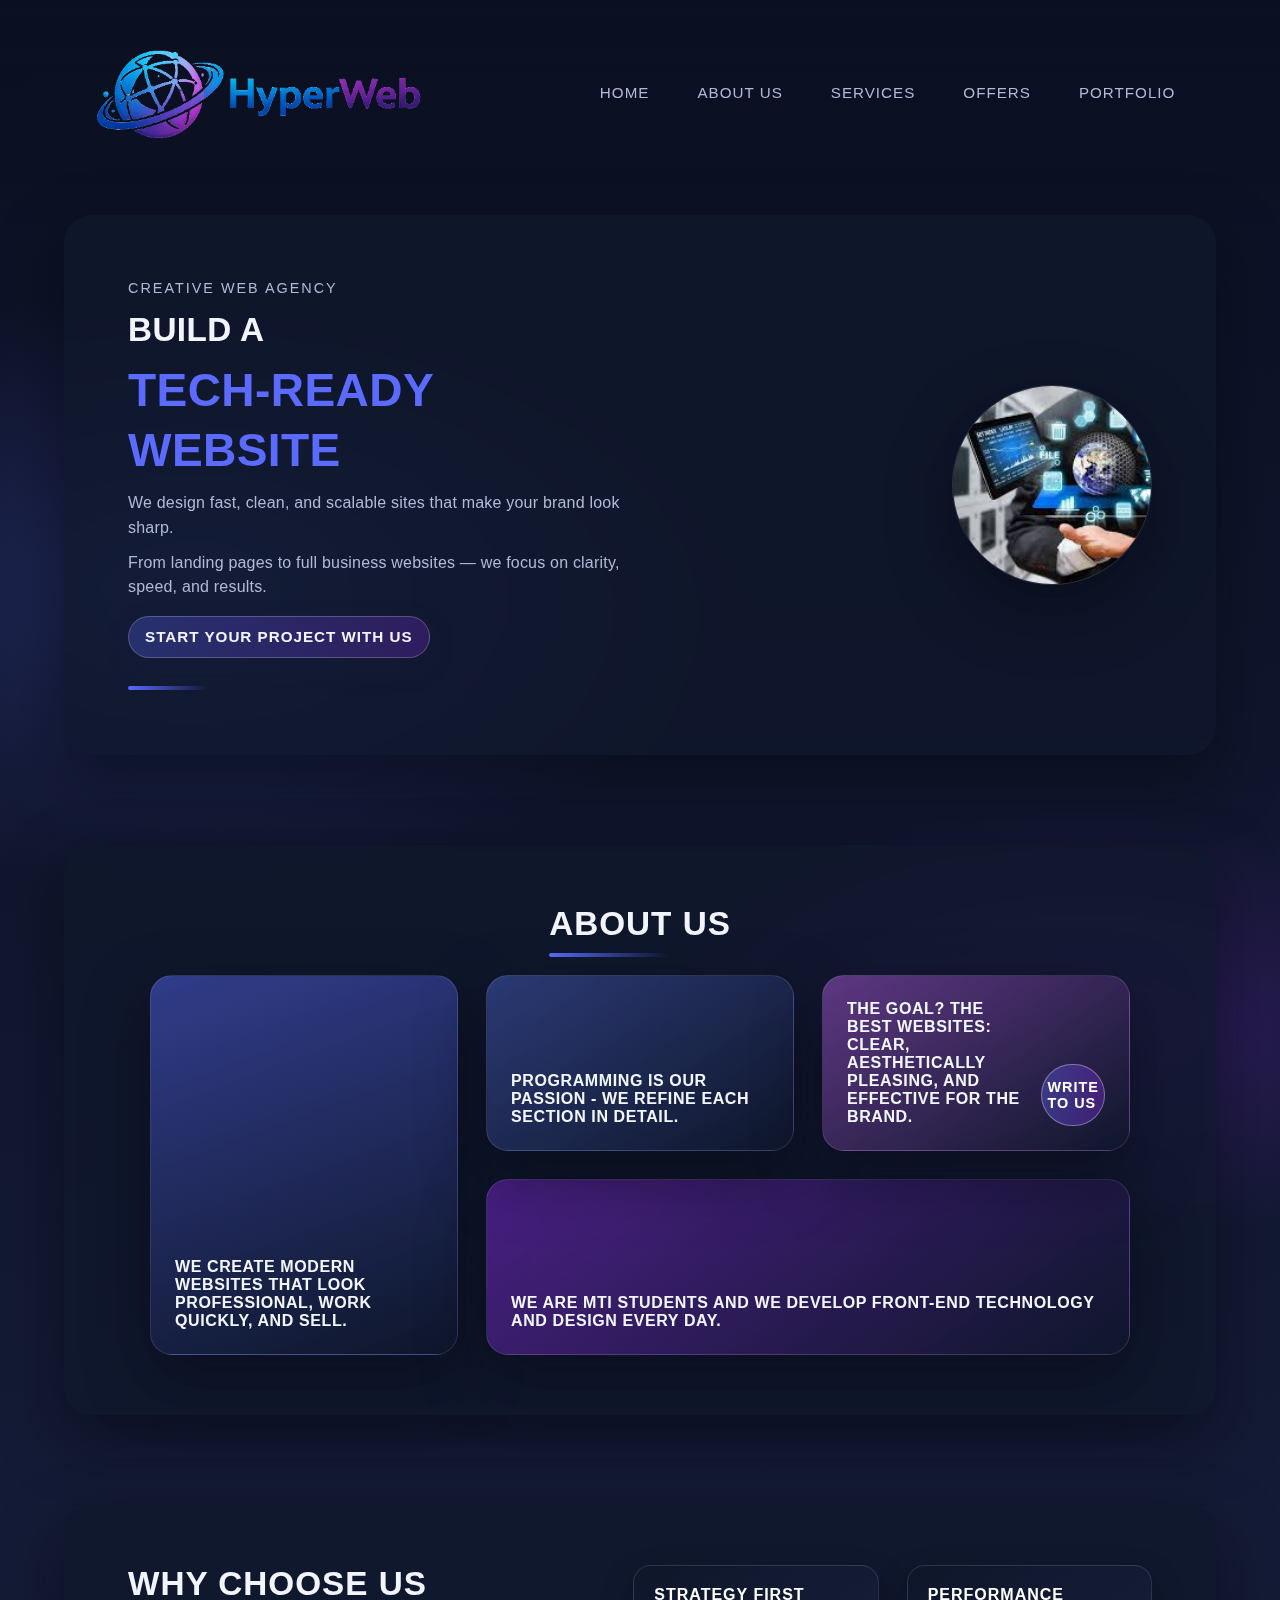
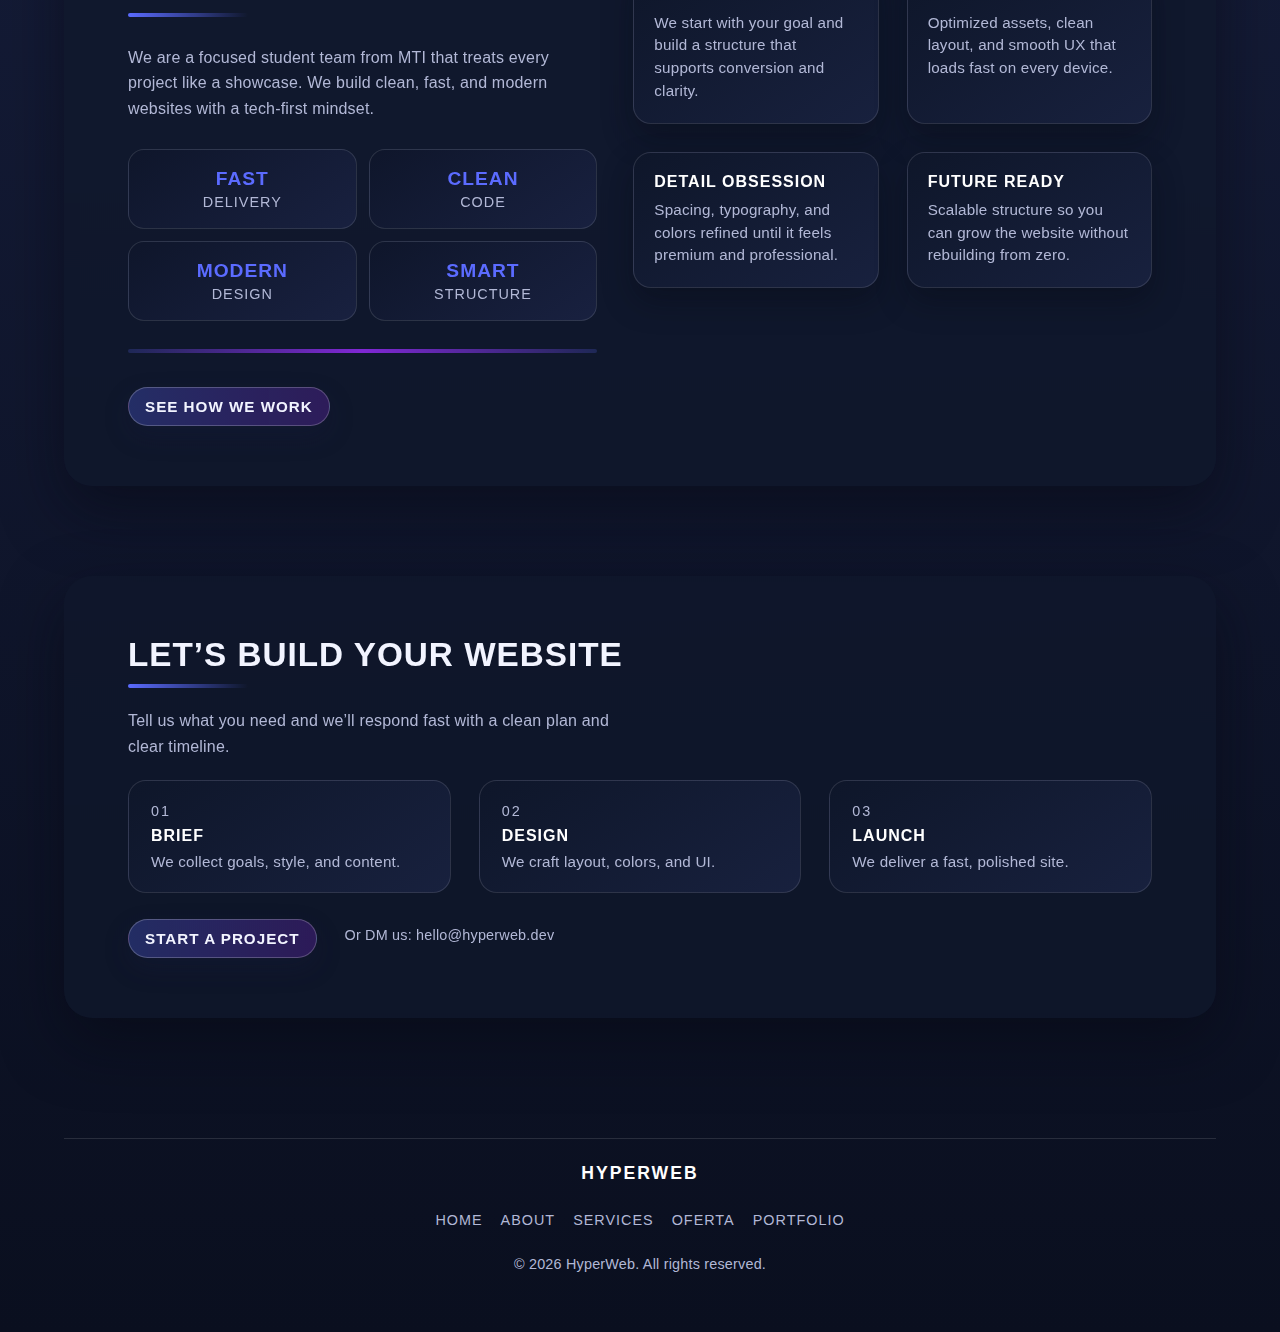
<file: index.html>
<!DOCTYPE html>
<html lang="en">
<head>
    <meta charset="UTF-8">
    <meta name="viewport" content="width=device-width, initial-scale=1.0">
    <title>HyperWeb</title>
    <link rel="stylesheet" href="style.css">
    <link rel="icon" type="image/x-icon" href="favicon.png">
</head>
<body>
    <header>
        <img src="LogoHyperWeb.png">

    <nav>
        <a href="index.html">Home</a>
        <a href="about.html">About Us</a>
        <a href="services.html">Services</a>
        <a href="oferta.html">Offers</a>
        <a href="portfolio.html">Portfolio</a>
    </nav>
    </header>
    <main>
        <section class="Hero">
            <img src="221.png" alt="zdjecie">
            <p class="hero-text">
                <span class="hero-eyebrow">Creative Web Agency</span>
                <span class="hero-line hero-line-1">Build a</span>
                <span class="hero-line hero-line-2">Tech‑Ready Website</span>
                <span class="hero-sub">We design fast, clean, and scalable sites that make your brand look sharp.</span>
                <span class="hero-sub">From landing pages to full business websites — we focus on clarity, speed, and results.</span>
                <a class="hero-cta" href="#">Start your project with us</a>
            </p>
        </section>
        <section class="s-about">
            <h2 class="section-title">About Us</h2>
            <section class="bento-card">
                <div class="card card1">We create modern websites that look professional, work quickly, and sell.</div>
                <div class="card card2">We are MTI students and we develop front-end technology and design every day.</div>
                <div class="card card3">Programming is our passion - we refine each section in detail.</div>
                <div class="card card4">
                    <span>The goal? The best websites: clear, aesthetically pleasing, and effective for the brand.</span>
                    <a class="card-cta" href="#contact">Write to us</a>
                </div>
            </section>
        </section>
        <section class="s-why-us">
            <div class="why-intro">
                <h2 class="section-title">Why Choose Us</h2>
                <p class="section-lead">We are a focused student team from MTI that treats every project like a showcase. We build clean, fast, and modern websites with a tech-first mindset.</p>
                <div class="why-stats">
                    <div class="stat">
                        <span class="stat-num">Fast</span>
                        <span class="stat-label">Delivery</span>
                    </div>
                    <div class="stat">
                        <span class="stat-num">Clean</span>
                        <span class="stat-label">Code</span>
                    </div>
                    <div class="stat">
                        <span class="stat-num">Modern</span>
                        <span class="stat-label">Design</span>
                    </div>
                    <div class="stat">
                        <span class="stat-num">Smart</span>
                        <span class="stat-label">Structure</span>
                    </div>
                </div>
                <div class="why-underline"></div>
                <a class="why-cta hero-cta" href="#">See how we work</a>
            </div>
            <div class="why-grid">
                <article class="why-card">
                    <h3>Strategy First</h3>
                    <p>We start with your goal and build a structure that supports conversion and clarity.</p>
                </article>
                <article class="why-card">
                    <h3>Performance</h3>
                    <p>Optimized assets, clean layout, and smooth UX that loads fast on every device.</p>
                </article>
                <article class="why-card">
                    <h3>Detail Obsession</h3>
                    <p>Spacing, typography, and colors refined until it feels premium and professional.</p>
                </article>
                <article class="why-card">
                    <h3>Future Ready</h3>
                    <p>Scalable structure so you can grow the website without rebuilding from zero.</p>
                </article>
            </div>
        </section>
        <section class="s-contact" id="contact">
            <div class="contact-content">
                <h2 class="section-title">Let’s Build Your Website</h2>
                <p class="section-lead">Tell us what you need and we’ll respond fast with a clean plan and clear timeline.</p>
                <div class="process">
                    <div class="process-step">
                        <span class="step-num">01</span>
                        <span class="step-title">Brief</span>
                        <span class="step-text">We collect goals, style, and content.</span>
                    </div>
                    <div class="process-step">
                        <span class="step-num">02</span>
                        <span class="step-title">Design</span>
                        <span class="step-text">We craft layout, colors, and UI.</span>
                    </div>
                    <div class="process-step">
                        <span class="step-num">03</span>
                        <span class="step-title">Launch</span>
                        <span class="step-text">We deliver a fast, polished site.</span>
                    </div>
                </div>
                <div class="contact-cta">
                    <a class="hero-cta" href="#">Start a project</a>
                    <span class="contact-note">Or DM us: hello@hyperweb.dev</span>
                </div>
            </div>
        </section>
    </main>
    <footer>
        <div class="footer-inner">
            <div class="footer-brand">HyperWeb</div>
            <div class="footer-links">
                <a href="index.html">Home</a>
                <a href="about.html">About</a>
                <a href="services.html">Services</a>
                <a href="oferta.html">Oferta</a>
                <a href="portfolio.html">Portfolio</a>
            </div>
            <div class="footer-meta">© 2026 HyperWeb. All rights reserved.</div>
        </div>
    </footer>
</body>
</html>
</file>
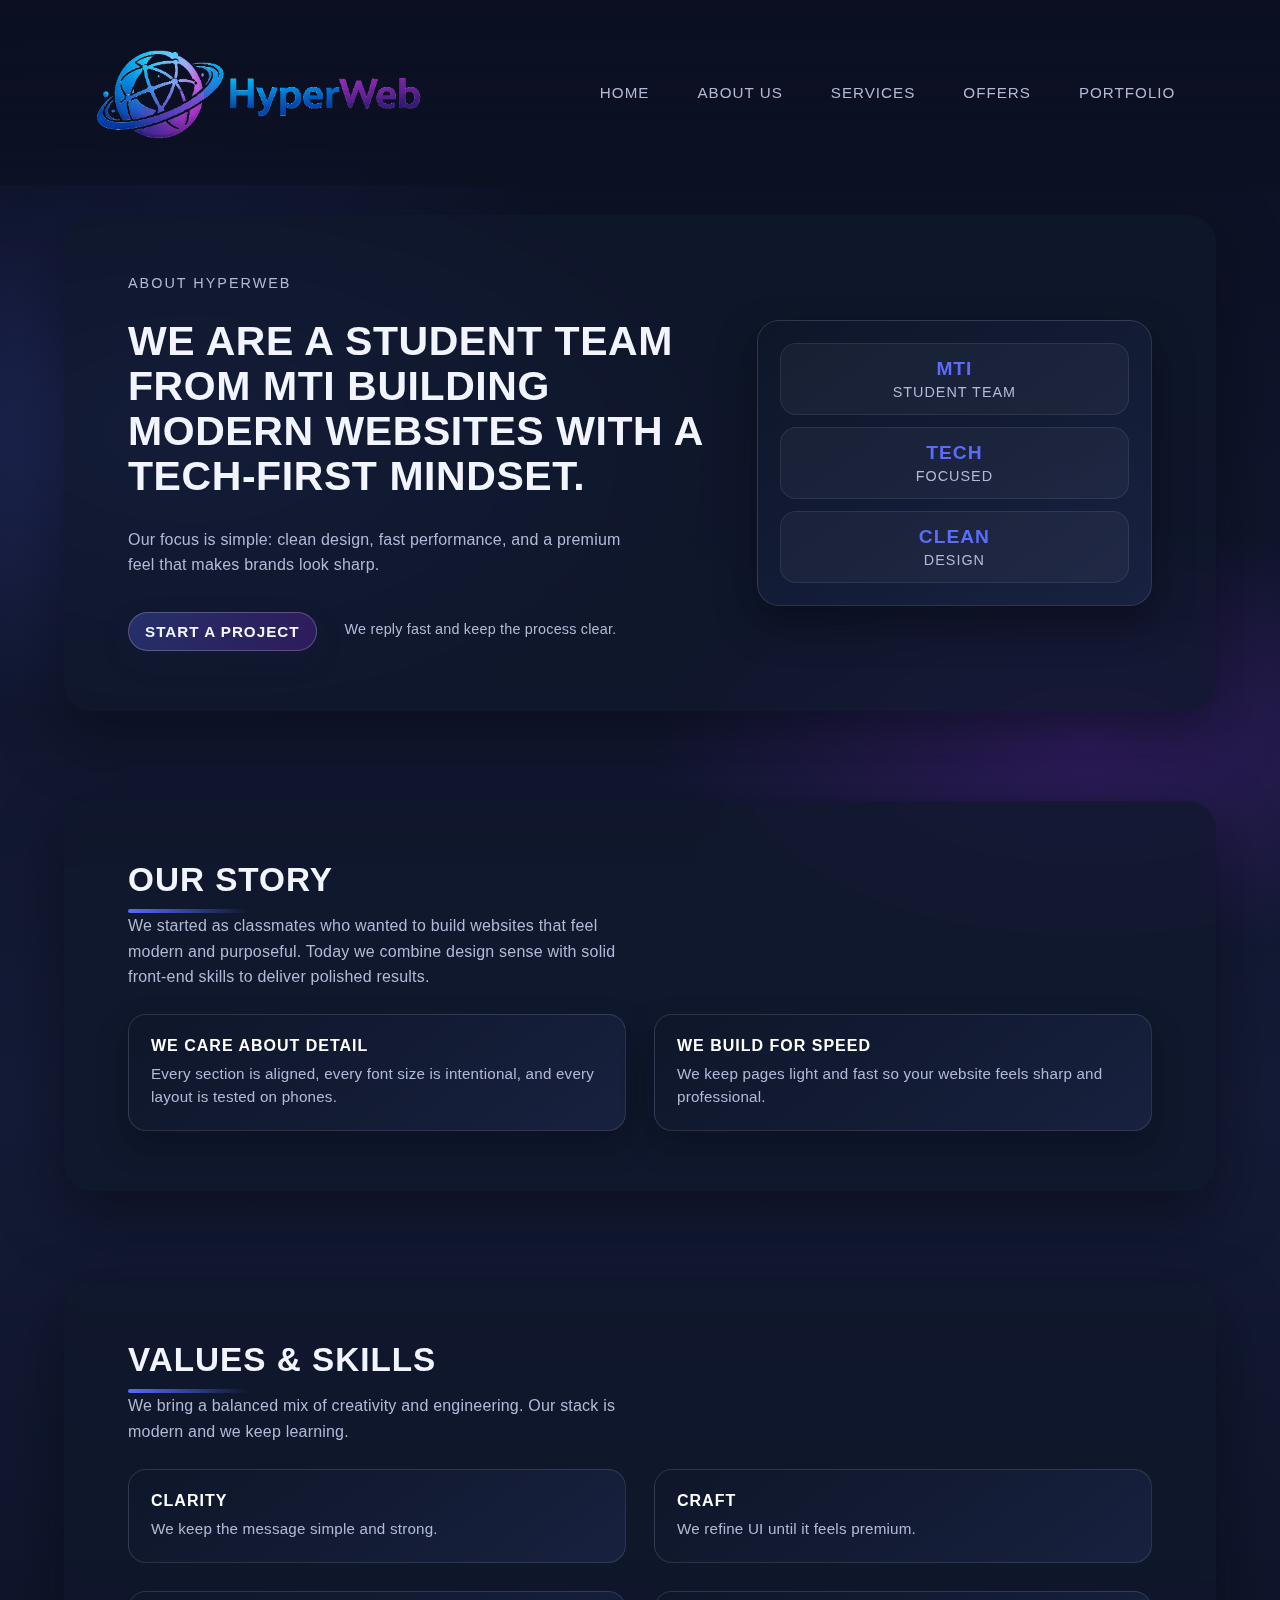
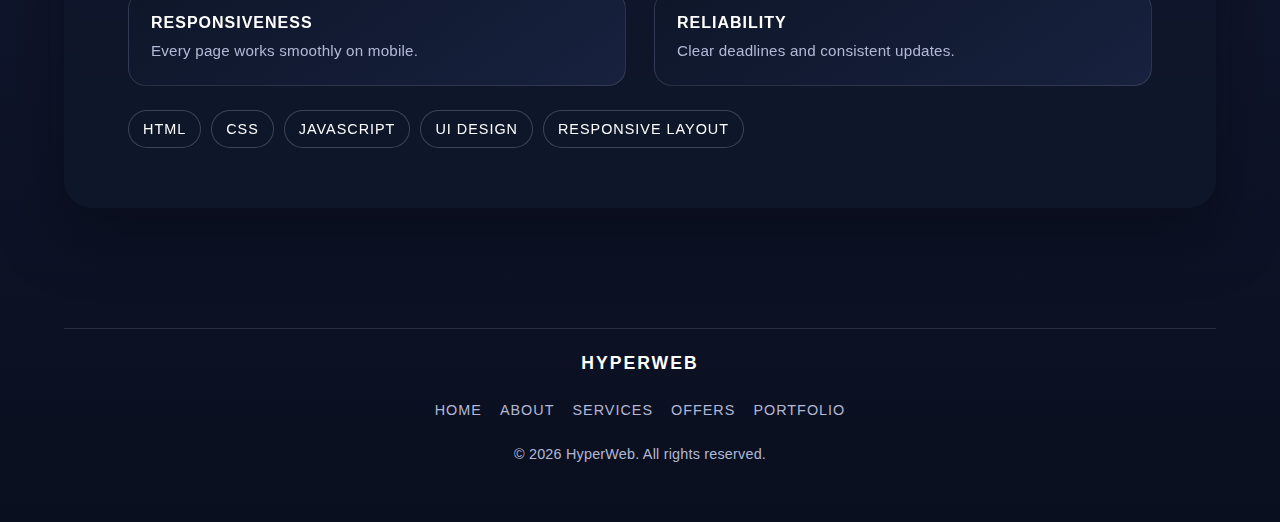
<file: about.html>
<!DOCTYPE html>
<html lang="en">
<head>
    <meta charset="UTF-8">
    <meta name="viewport" content="width=device-width, initial-scale=1.0">
    <title>About Us - HyperWeb</title>
    <link rel="stylesheet" href="style.css">
    <link rel="icon" type="image/x-icon" href="favicon.png">
</head>
<body>
    <header>
        <img src='LogoHyperWeb.png'>
        <nav>
            <a href="index.html">Home</a>
            <a href="about.html">About Us</a>
            <a href="services.html">Services</a>
            <a href="oferta.html">Offers</a>
            <a href="portfolio.html">Portfolio</a>
        </nav>
    </header>
    <main>
        <section class="about-hero">
            <div class="about-hero-text">
                <span class="hero-eyebrow">About HyperWeb</span>
                <h1 class="about-title">We are a student team from MTI building modern websites with a tech-first mindset.</h1>
                <p class="section-lead">Our focus is simple: clean design, fast performance, and a premium feel that makes brands look sharp.</p>
                <div class="about-cta-row">
                    <a class="hero-cta" href="#">Start a project</a>
                    <span class="about-note">We reply fast and keep the process clear.</span>
                </div>
            </div>
            <div class="about-hero-card">
                <div class="about-hero-stat">
                    <span class="stat-num">MTI</span>
                    <span class="stat-label">Student Team</span>
                </div>
                <div class="about-hero-stat">
                    <span class="stat-num">Tech</span>
                    <span class="stat-label">Focused</span>
                </div>
                <div class="about-hero-stat">
                    <span class="stat-num">Clean</span>
                    <span class="stat-label">Design</span>
                </div>
            </div>
        </section>

        <section class="about-story">
            <div>
                <h2 class="section-title">Our Story</h2>
                <p class="section-lead">We started as classmates who wanted to build websites that feel modern and purposeful. Today we combine design sense with solid front-end skills to deliver polished results.</p>
            </div>
            <div class="about-highlights">
                <div class="highlight-card">
                    <h3>We Care About Detail</h3>
                    <p>Every section is aligned, every font size is intentional, and every layout is tested on phones.</p>
                </div>
                <div class="highlight-card">
                    <h3>We Build for Speed</h3>
                    <p>We keep pages light and fast so your website feels sharp and professional.</p>
                </div>
            </div>
        </section>

        <section class="about-values">
            <div>
                <h2 class="section-title">Values & Skills</h2>
                <p class="section-lead">We bring a balanced mix of creativity and engineering. Our stack is modern and we keep learning.</p>
            </div>
            <div class="values-grid">
                <article class="value-card">
                    <h3>Clarity</h3>
                    <p>We keep the message simple and strong.</p>
                </article>
                <article class="value-card">
                    <h3>Craft</h3>
                    <p>We refine UI until it feels premium.</p>
                </article>
                <article class="value-card">
                    <h3>Responsiveness</h3>
                    <p>Every page works smoothly on mobile.</p>
                </article>
                <article class="value-card">
                    <h3>Reliability</h3>
                    <p>Clear deadlines and consistent updates.</p>
                </article>
            </div>
            <div class="tech-stack">
                <span>HTML</span>
                <span>CSS</span>
                <span>JavaScript</span>
                <span>UI Design</span>
                <span>Responsive Layout</span>
            </div>
        </section>
    </main>
    <footer>
        <div class="footer-inner">
            <div class="footer-brand">HyperWeb</div>
            <div class="footer-links">
                <a href="index.html">Home</a>
                <a href="about.html">About</a>
                <a href="services.html">Services</a>
                <a href="oferta.html">Offers</a>
                <a href="portfolio.html">Portfolio</a>
            </div>
            <div class="footer-meta">© 2026 HyperWeb. All rights reserved.</div>
        </div>
    </footer>
</body>
</html>
</file>
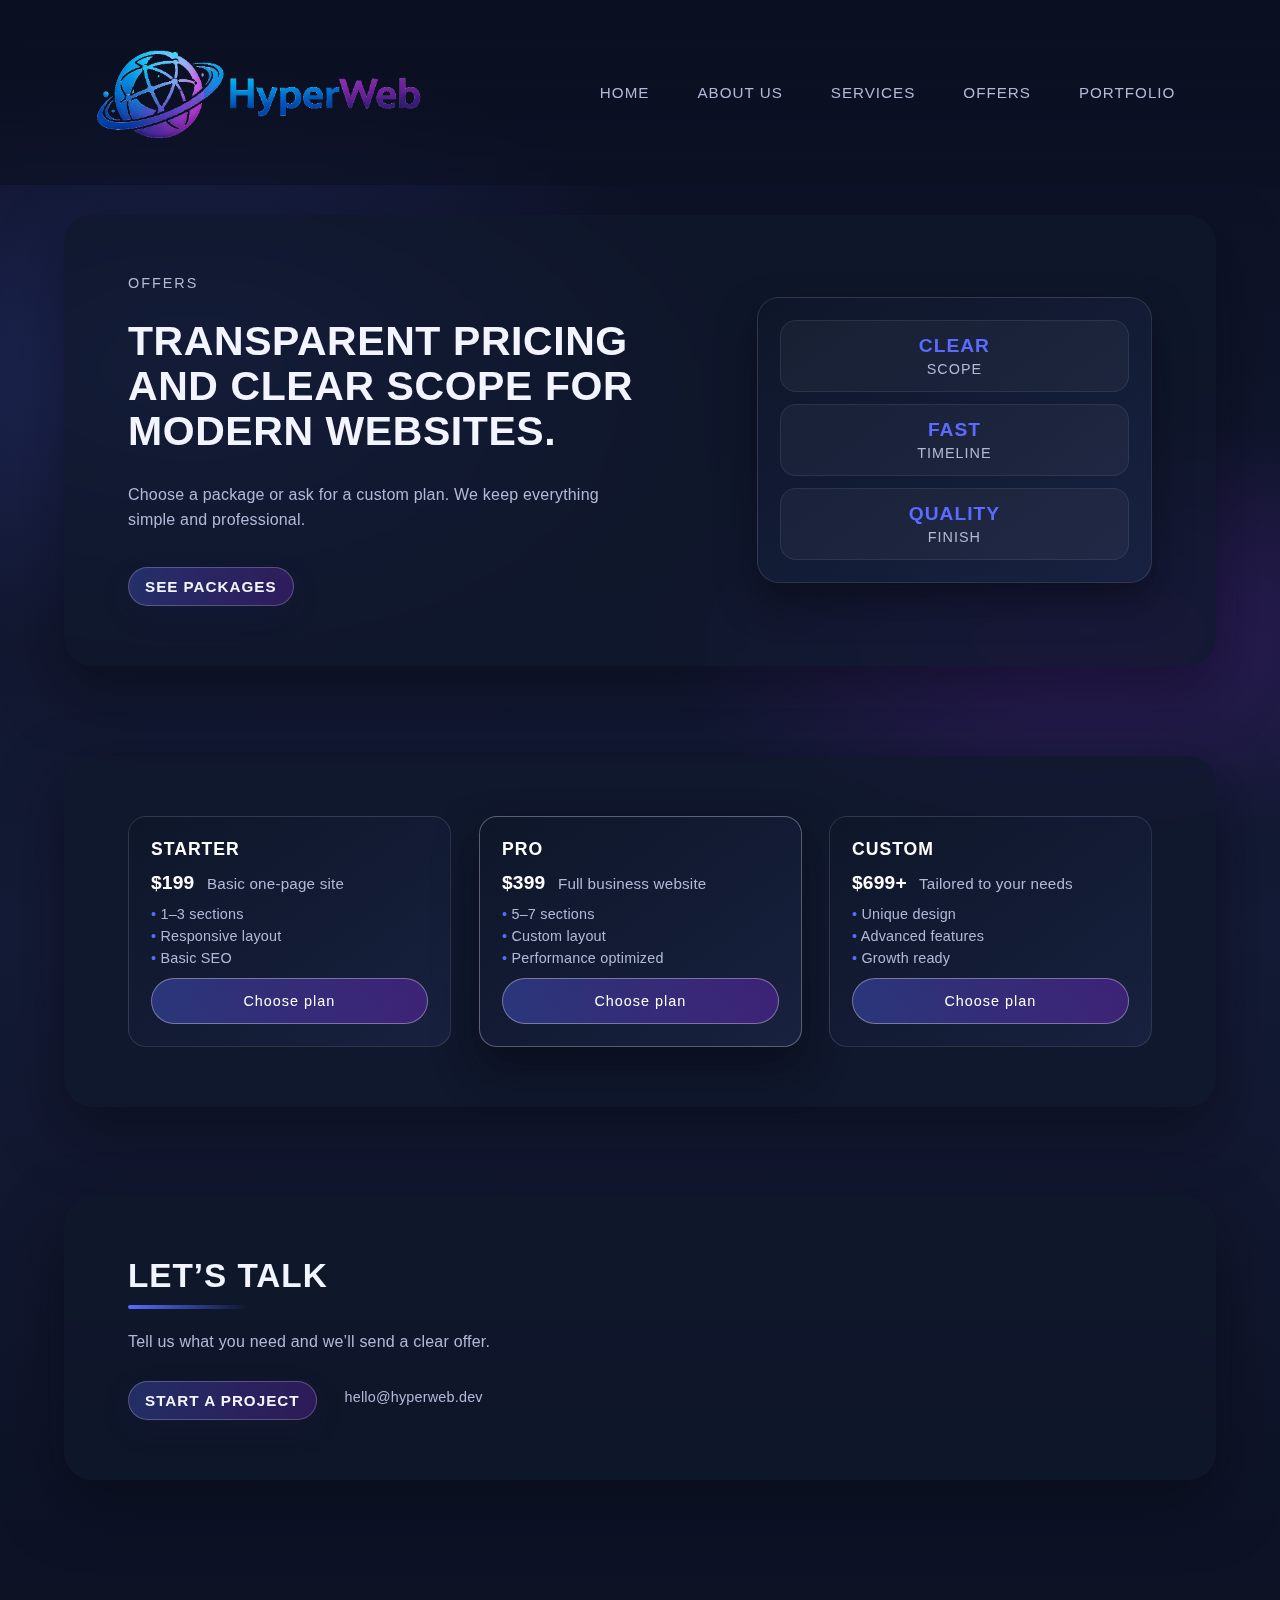
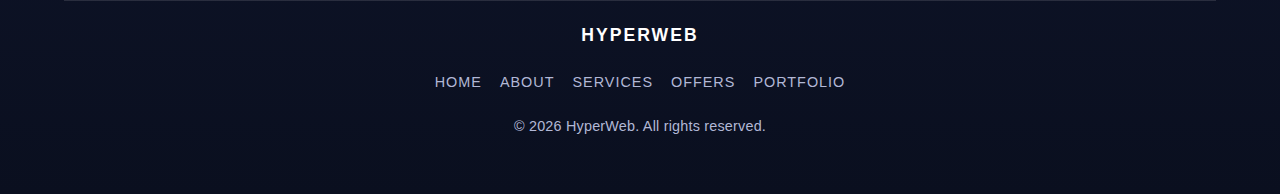
<file: oferta.html>
<!DOCTYPE html>
<html lang="en">
<head>
    <meta charset="UTF-8">
    <meta name="viewport" content="width=device-width, initial-scale=1.0">
    <title>Oferta - HyperWeb</title>
    <link rel="stylesheet" href="style.css">
    <link rel="icon" type="image/x-icon" href="favicon.png">
</head>
<body>
    <header>
        <img src="LogoHyperWeb.png">
        <nav>
            <a href="index.html">Home</a>
            <a href="about.html">About Us</a>
            <a href="services.html">Services</a>
            <a href="oferta.html">Offers</a>
            <a href="portfolio.html">Portfolio</a>
        </nav>
    </header>
    <main>
        <section class="page-hero">
            <div class="page-hero-text">
                <span class="hero-eyebrow">Offers</span>
                <h1 class="about-title">Transparent pricing and clear scope for modern websites.</h1>
                <p class="section-lead">Choose a package or ask for a custom plan. We keep everything simple and professional.</p>
                <a class="hero-cta" href="#pricing">See packages</a>
            </div>
            <div class="page-hero-card">
                <div class="about-hero-stat">
                    <span class="stat-num">Clear</span>
                    <span class="stat-label">Scope</span>
                </div>
                <div class="about-hero-stat">
                    <span class="stat-num">Fast</span>
                    <span class="stat-label">Timeline</span>
                </div>
                <div class="about-hero-stat">
                    <span class="stat-num">Quality</span>
                    <span class="stat-label">Finish</span>
                </div>
            </div>
        </section>

        <section class="pricing" id="pricing">
            <article class="price-card">
                <h3>Starter</h3>
                <p class="price"><span class="price-value">$199</span> Basic one‑page site</p>
                <ul class="price-list">
                    <li>1–3 sections</li>
                    <li>Responsive layout</li>
                    <li>Basic SEO</li>
                </ul>
                <a class="card-cta" href="#contact">Choose plan</a>
            </article>
            <article class="price-card featured">
                <h3>Pro</h3>
                <p class="price"><span class="price-value">$399</span> Full business website</p>
                <ul class="price-list">
                    <li>5–7 sections</li>
                    <li>Custom layout</li>
                    <li>Performance optimized</li>
                </ul>
                <a class="card-cta" href="#contact">Choose plan</a>
            </article>
            <article class="price-card">
                <h3>Custom</h3>
                <p class="price"><span class="price-value">$699+</span> Tailored to your needs</p>
                <ul class="price-list">
                    <li>Unique design</li>
                    <li>Advanced features</li>
                    <li>Growth ready</li>
                </ul>
                <a class="card-cta" href="#contact">Choose plan</a>
            </article>
        </section>

        <section class="s-contact" id="contact">
            <div class="contact-content">
                <h2 class="section-title">Let’s talk</h2>
                <p class="section-lead">Tell us what you need and we’ll send a clear offer.</p>
                <div class="contact-cta">
                    <a class="hero-cta" href="#">Start a project</a>
                    <span class="contact-note">hello@hyperweb.dev</span>
                </div>
            </div>
        </section>
    </main>
    <footer>
        <div class="footer-inner">
            <div class="footer-brand">HyperWeb</div>
            <div class="footer-links">
                <a href="index.html">Home</a>
                <a href="about.html">About</a>
                <a href="services.html">Services</a>
                <a href="oferta.html">Offers</a>
                <a href="portfolio.html">Portfolio</a>
            </div>
            <div class="footer-meta">© 2026 HyperWeb. All rights reserved.</div>
        </div>
    </footer>
</body>
</html>
</file>
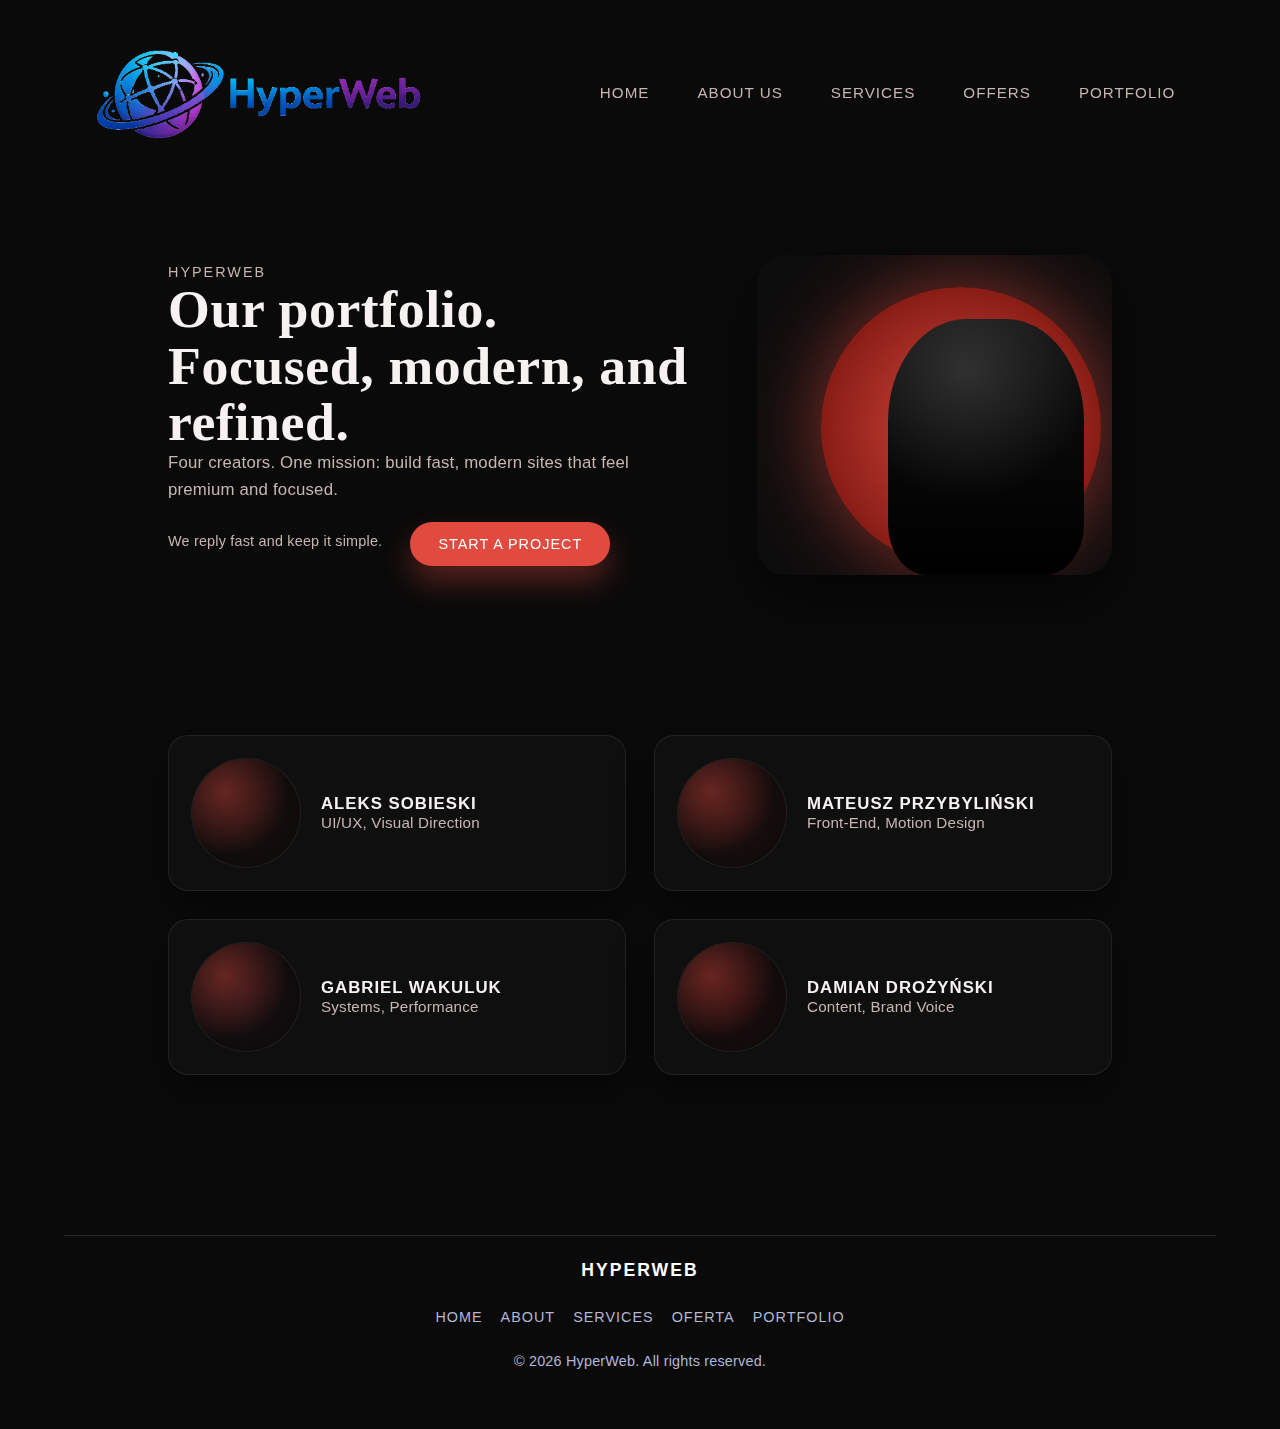
<file: portfolio.html>
<!DOCTYPE html>
<html lang="en">
<head>
    <meta charset="UTF-8">
    <meta name="viewport" content="width=device-width, initial-scale=1.0">
    <title>Portfolio - HyperWeb</title>
    <link rel="stylesheet" href="style.css">
    <link rel="icon" type="image/x-icon" href="favicon.png">
</head>
<body class="portfolio-page">
    <header>
        <img src='LogoHyperWeb.png'>
        <nav>
            <a href="index.html">Home</a>
            <a href="about.html">About Us</a>
            <a href="services.html">Services</a>
            <a href="oferta.html">Offers</a>
            <a href="portfolio.html">Portfolio</a>
        </nav>
    </header>
    <main class="portfolio-main">
        <section class="portfolio-hero">
            <div class="portfolio-hero-text">
                <span class="portfolio-eyebrow">HyperWeb</span>
                <h1 class="portfolio-title">Our portfolio. Focused, modern, and refined.</h1>
                <p class="portfolio-lead">Four creators. One mission: build fast, modern sites that feel premium and focused.</p>
                <div class="portfolio-actions">
                    <span class="portfolio-note">We reply fast and keep it simple.</span>
                    <a class="portfolio-btn" href="index.html#contact">Start a project</a>
                </div>
            </div>
            <div class="portfolio-hero-art">
                <div class="glow-orb"></div>
                <div class="hero-silhouette"></div>
            </div>
        </section>

        <section class="portfolio-list">
            <article class="person-card">
                <div class="person-avatar avatar-1"></div>
                <div class="person-info">
                    <h3>Aleks Sobieski</h3>
                    <p>UI/UX, Visual Direction</p>
                </div>
            </article>
            <article class="person-card">
                <div class="person-avatar avatar-2"></div>
                <div class="person-info">
                    <h3>Mateusz Przybyliński</h3>
                    <p>Front‑End, Motion Design</p>
                </div>
            </article>
            <article class="person-card">
                <div class="person-avatar avatar-3"></div>
                <div class="person-info">
                    <h3>Gabriel Wakuluk</h3>
                    <p>Systems, Performance</p>
                </div>
            </article>
            <article class="person-card">
                <div class="person-avatar avatar-4"></div>
                <div class="person-info">
                    <h3>Damian Drożyński</h3>
                    <p>Content, Brand Voice</p>
                    <!-- Deweloper Front-end i implementacja UI/UX
 
Specjalizuję na stworzeniu strony internetowej front-end, wygląd stron i dobrego interaktywności użytkownika. !-->
                </div>
            </article>
        </section>
    </main>
    <footer>
        <div class="footer-inner">
            <div class="footer-brand">HyperWeb</div>
            <div class="footer-links">
                <a href="index.html">Home</a>
                <a href="about.html">About</a>
                <a href="services.html">Services</a>
                <a href="oferta.html">Oferta</a>
                <a href="portfolio.html">Portfolio</a>
            </div>
            <div class="footer-meta">© 2026 HyperWeb. All rights reserved.</div>
        </div>
    </footer>
</body>
</html>
</file>
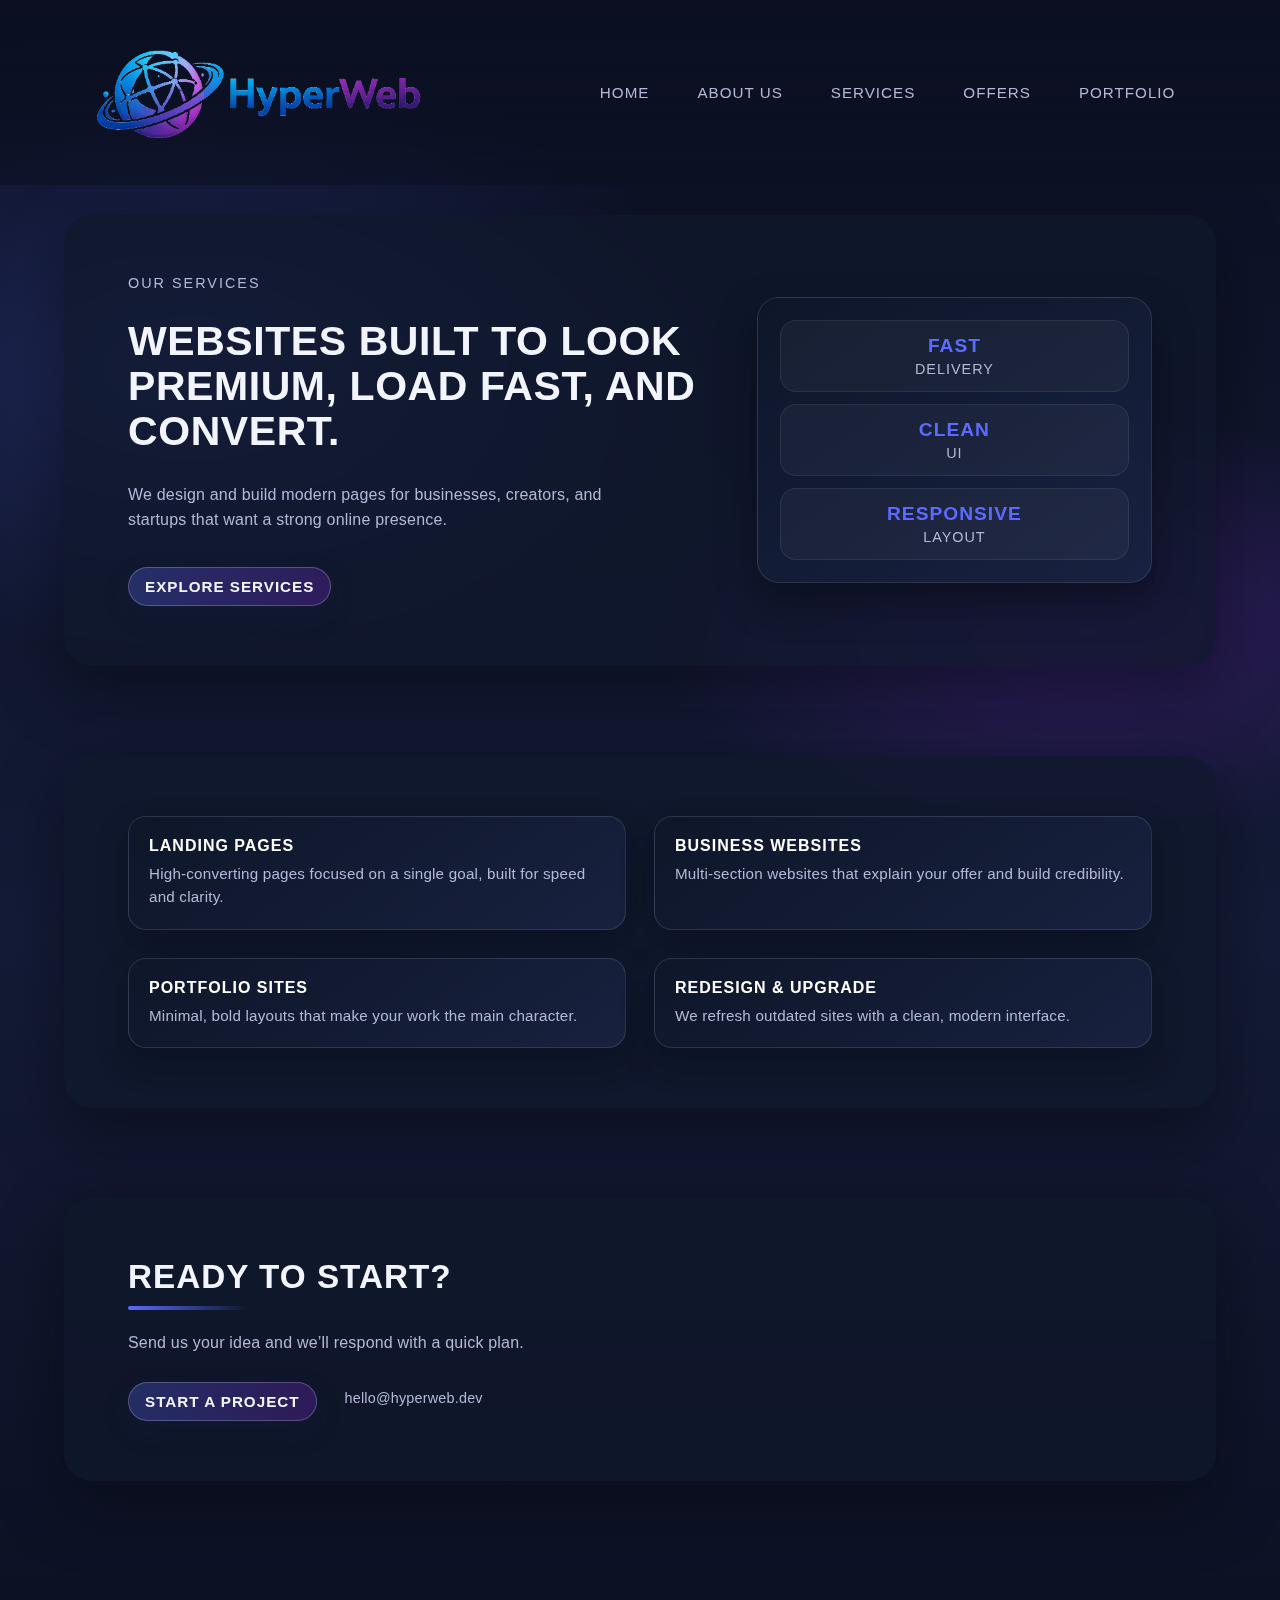
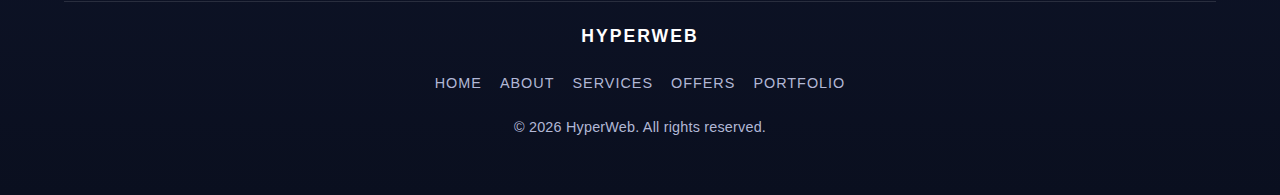
<file: services.html>
<!DOCTYPE html>
<html lang="en">
<head>
    <meta charset="UTF-8">
    <meta name="viewport" content="width=device-width, initial-scale=1.0">
    <title>Services - HyperWeb</title>
    <link rel="stylesheet" href="style.css">
    <link rel="icon" type="image/x-icon" href="favicon.png">
</head>
<body>
    <header>
        <img src='LogoHyperWeb.png'>
        <nav>
            <a href="index.html">Home</a>
            <a href="about.html">About Us</a>
            <a href="services.html">Services</a>
            <a href="oferta.html">Offers</a>
            <a href="portfolio.html">Portfolio</a>
        </nav>
    </header>
    <main>
        <section class="page-hero">
            <div class="page-hero-text">
                <span class="hero-eyebrow">Our Services</span>
                <h1 class="about-title">Websites built to look premium, load fast, and convert.</h1>
                <p class="section-lead">We design and build modern pages for businesses, creators, and startups that want a strong online presence.</p>
                <a class="hero-cta" href="#service-list">Explore services</a>
            </div>
            <div class="page-hero-card">
                <div class="about-hero-stat">
                    <span class="stat-num">Fast</span>
                    <span class="stat-label">Delivery</span>
                </div>
                <div class="about-hero-stat">
                    <span class="stat-num">Clean</span>
                    <span class="stat-label">UI</span>
                </div>
                <div class="about-hero-stat">
                    <span class="stat-num">Responsive</span>
                    <span class="stat-label">Layout</span>
                </div>
            </div>
        </section>

        <section class="services-grid" id="service-list">
            <article class="service-card">
                <h3>Landing Pages</h3>
                <p>High-converting pages focused on a single goal, built for speed and clarity.</p>
            </article>
            <article class="service-card">
                <h3>Business Websites</h3>
                <p>Multi-section websites that explain your offer and build credibility.</p>
            </article>
            <article class="service-card">
                <h3>Portfolio Sites</h3>
                <p>Minimal, bold layouts that make your work the main character.</p>
            </article>
            <article class="service-card">
                <h3>Redesign & Upgrade</h3>
                <p>We refresh outdated sites with a clean, modern interface.</p>
            </article>
        </section>

        <section class="s-contact" id="contact">
            <div class="contact-content">
                <h2 class="section-title">Ready to start?</h2>
                <p class="section-lead">Send us your idea and we’ll respond with a quick plan.</p>
                <div class="contact-cta">
                    <a class="hero-cta" href="#">Start a project</a>
                    <span class="contact-note">hello@hyperweb.dev</span>
                </div>
            </div>
        </section>
    </main>
    <footer>
        <div class="footer-inner">
            <div class="footer-brand">HyperWeb</div>
            <div class="footer-links">
                <a href="index.html">Home</a>
                <a href="about.html">About</a>
                <a href="services.html">Services</a>
                <a href="oferta.html">Offers</a>
                <a href="portfolio.html">Portfolio</a>
            </div>
            <div class="footer-meta">© 2026 HyperWeb. All rights reserved.</div>
        </div>
    </footer>
</body>
</html>
</file>
<file: style.css>
:root {
    --bg-top: #0b1022;
    --bg-mid: #141b36;
    --bg-bottom: #0a0f1f;
    --ink: #f2f4ff;
    --muted: #b2b8d6;
    --accent: #5b6bff;
    --accent-2: #9c2cff;
    --card: #0f172b;
    --card-2: #1a2342;
    --shadow: 0 24px 60px rgba(6, 8, 18, 0.5);
    --radius: 22px;
}

* {
    box-sizing: border-box;
    margin: 0;
    padding: 0;
}

body {
    min-height: 100vh;
    font-family: "Trebuchet MS", "Segoe UI", Tahoma, sans-serif;
    color: var(--ink);
    background:
        radial-gradient(900px 500px at 15% 20%, rgba(91, 107, 255, 0.22), transparent 60%),
        radial-gradient(800px 400px at 85% 35%, rgba(156, 44, 255, 0.22), transparent 55%),
        linear-gradient(180deg, var(--bg-top) 0%, var(--bg-mid) 52%, var(--bg-bottom) 100%);
    letter-spacing: 0.2px;
}

@import url('https://fonts.googleapis.com/css2?family=Playfair+Display:wght@500;700&family=Space+Grotesk:wght@400;600&display=swap');

.portfolio-page {
    background: #0a0a0a;
    color: #f5f2f1;
    font-family: "Space Grotesk", "Trebuchet MS", sans-serif;
}

.portfolio-page header {
    background: rgba(10, 10, 10, 0.9);
}

.portfolio-page nav a {
    color: #c7b5b2;
}

.portfolio-page nav a:hover {
    color: #f5f2f1;
    border-color: rgba(225, 75, 63, 0.5);
    background: rgba(225, 75, 63, 0.12);
}

.portfolio-page main > section {
    background: transparent;
    box-shadow: none;
    padding: 40px 5vw;
}

.portfolio-main {
    max-width: 1200px;
    margin: 0 auto;
    display: grid;
    gap: 80px;
    padding: 30px 5vw 80px;
}

.portfolio-hero {
    display: grid;
    grid-template-columns: minmax(260px, 1.2fr) minmax(240px, 0.8fr);
    gap: 56px;
    align-items: center;
}

.portfolio-title {
    font-family: "Playfair Display", "Times New Roman", serif;
    font-size: clamp(2.6rem, 4.2vw, 4rem);
    line-height: 1.05;
    letter-spacing: 0.6px;
}

.portfolio-eyebrow {
    text-transform: uppercase;
    letter-spacing: 2px;
    color: #c7b5b2;
    font-size: 0.9rem;
}

.portfolio-lead {
    color: #c7b5b2;
    font-size: 1.05rem;
    line-height: 1.6;
    max-width: 520px;
}

.portfolio-actions {
    display: flex;
    align-items: center;
    gap: 28px;
    flex-wrap: wrap;
    margin-top: 12px;
}

.portfolio-actions .portfolio-btn {
    margin-top: 6px;
}

.portfolio-note {
    color: #c7b5b2;
    font-size: 0.9rem;
}

.portfolio-hero-art {
    min-height: 320px;
    border-radius: 28px;
    position: relative;
    overflow: hidden;
    background: #0d0d0d;
    box-shadow: 0 24px 60px rgba(0, 0, 0, 0.55);
}

.glow-orb {
    position: absolute;
    width: 280px;
    height: 280px;
    border-radius: 50%;
    background: radial-gradient(circle, rgba(225, 75, 63, 0.95), rgba(120, 12, 6, 0.85));
    left: 18%;
    top: 10%;
    filter: blur(0.2px);
    box-shadow: 0 0 80px rgba(225, 75, 63, 0.6);
    animation: orb-pulse 7s ease-in-out infinite;
}

.hero-silhouette {
    position: absolute;
    width: 55%;
    height: 80%;
    right: 8%;
    bottom: 0;
    background: radial-gradient(circle at 40% 20%, rgba(255, 255, 255, 0.15), transparent 55%),
        linear-gradient(180deg, #0f0f0f, #000000);
    border-radius: 40% 40% 20% 20%;
    filter: blur(0.2px);
}

.portfolio-list {
    display: grid;
    grid-template-columns: repeat(2, minmax(0, 1fr));
    gap: 28px;
}

.person-card {
    display: grid;
    grid-template-columns: 110px 1fr;
    gap: 20px;
    align-items: center;
    padding: 22px;
    border-radius: 20px;
    background: #0f0f0f;
    border: 1px solid rgba(255, 255, 255, 0.08);
    box-shadow: 0 18px 40px rgba(0, 0, 0, 0.4);
    animation: card-rise 6s ease-in-out infinite;
}

.person-card:nth-child(2) {
    animation-delay: 0.5s;
}

.person-card:nth-child(3) {
    animation-delay: 1s;
}

.person-card:nth-child(4) {
    animation-delay: 1.5s;
}

.person-avatar {
    width: 110px;
    height: 110px;
    border-radius: 50%;
    background: #1a1a1a;
    border: 1px solid rgba(255, 255, 255, 0.08);
    position: relative;
    overflow: hidden;
}

.person-avatar::after {
    content: "";
    position: absolute;
    inset: 0;
    background: radial-gradient(circle at 30% 30%, rgba(225, 75, 63, 0.5), transparent 60%);
    opacity: 0.8;
}

.avatar-1 { background: radial-gradient(circle, #1a0f0e, #0a0a0a); }
.avatar-2 { background: radial-gradient(circle, #200f0e, #0a0a0a); }
.avatar-3 { background: radial-gradient(circle, #1a0f12, #0a0a0a); }
.avatar-4 { background: radial-gradient(circle, #200d0d, #0a0a0a); }

.person-info h3 {
    font-size: 1.05rem;
    letter-spacing: 1px;
    text-transform: uppercase;
}

.person-info p {
    color: #c7b5b2;
    font-size: 0.95rem;
}

.portfolio-btn {
    display: inline-flex;
    align-items: center;
    justify-content: center;
    padding: 14px 26px;
    min-width: 200px;
    border-radius: 999px;
    background: #e14b3f;
    color: #ffffff;
    text-decoration: none;
    text-transform: uppercase;
    letter-spacing: 1px;
    font-size: 0.9rem;
    box-shadow: 0 16px 30px rgba(225, 75, 63, 0.35);
    position: relative;
    overflow: hidden;
    isolation: isolate;
    transition: transform 0.2s ease, box-shadow 0.2s ease;
}

.portfolio-btn::after {
    content: "";
    position: absolute;
    inset: 0;
    background: linear-gradient(90deg, transparent, rgba(255, 255, 255, 0.7), transparent);
    transform: translateX(-120%);
    transition: transform 0.5s ease;
    z-index: -1;
}

.portfolio-btn:hover {
    transform: translateY(-2px);
    box-shadow: 0 20px 38px rgba(225, 75, 63, 0.45);
}

.portfolio-btn:hover::after {
    transform: translateX(120%);
}

@keyframes orb-pulse {
    0% {
        transform: scale(1);
        opacity: 0.9;
    }
    50% {
        transform: scale(1.05);
        opacity: 1;
    }
    100% {
        transform: scale(1);
        opacity: 0.9;
    }
}

@keyframes card-rise {
    0% {
        transform: translateY(0px);
    }
    50% {
        transform: translateY(-6px);
    }
    100% {
        transform: translateY(0px);
    }
}

header {
    display: flex;
    align-items: center;
    justify-content: space-between;
    padding: 28px 7vw;
    position: sticky;
    top: 0;
    backdrop-filter: blur(10px);
    background: linear-gradient(180deg, rgba(11, 16, 34, 0.9), rgba(11, 16, 34, 0.55));
    z-index: 10;
}

header p {
    font-weight: 700;
    letter-spacing: 1.5px;
    color: var(--accent);
}

header img{
    width: 350px;
}

nav {
    display: flex;
    gap: 18px;
}

nav p,
nav a {
    color: var(--muted);
    font-size: 0.95rem;
    text-transform: uppercase;
    letter-spacing: 1px;
    padding: 10px 14px;
    border-radius: 999px;
    transition: all 0.2s ease;
    border: 1px solid transparent;
    text-decoration: none;
    display: inline-flex;
}

nav p:hover,
nav a:hover {
    color: var(--ink);
    border-color: rgba(255, 255, 255, 0.2);
    background: rgba(255, 255, 255, 0.08);
}

main {
    padding: 30px 5vw 80px;
    display: grid;
    gap: 90px;
    max-width: 1400px;
    margin: 0 auto;
}

main > section {
    padding: 60px 5vw;
    border-radius: 28px;
    background: rgba(15, 23, 43, 0.72);
    box-shadow: var(--shadow);
    backdrop-filter: blur(6px);
    width: min(100%, 1280px);
    justify-self: center;
}

.Hero {
    display: grid;
    grid-template-columns: 1fr 240px;
    grid-template-areas: "text image";
    align-items: center;
    gap: 40px;
    min-height: 60vh;
}

.Hero img {
    width: 100%;
    max-width: 200px;
    aspect-ratio: 1 / 1;
    object-fit: cover;
    grid-area: image;
    justify-self: end;
    border-radius: 50%;
    box-shadow: var(--shadow);
    border: 1px solid rgba(255, 255, 255, 0.12);
}

.Hero p {
    font-size: clamp(1.4rem, 2.2vw, 2.1rem);
    line-height: 1.3;
    color: var(--ink);
    max-width: 520px;
    position: relative;
    grid-area: text;
    align-self: center;
}

.hero-text {
    display: flex;
    flex-direction: column;
    gap: 10px;
}

.hero-eyebrow {
    font-size: 0.9rem;
    text-transform: uppercase;
    letter-spacing: 2px;
    color: var(--muted);
}

.hero-line {
    display: block;
    font-weight: 800;
    letter-spacing: 0.4px;
    text-transform: uppercase;
}

.hero-line-1 {
    font-size: clamp(1.6rem, 2.6vw, 2.4rem);
    color: var(--ink);
}

.hero-line-2 {
    font-size: clamp(2rem, 3.6vw, 3.4rem);
    color: var(--accent);
}

.hero-sub {
    font-size: 1rem;
    line-height: 1.55;
    color: var(--muted);
    max-width: 520px;
}

.hero-cta {
    margin-top: 6px;
    font-size: 0.95rem;
    font-weight: 700;
    letter-spacing: 1px;
    text-transform: uppercase;
    color: var(--ink);
    background: linear-gradient(90deg, rgba(91, 107, 255, 0.28), rgba(156, 44, 255, 0.22));
    border: 1px solid rgba(255, 255, 255, 0.22);
    padding: 10px 16px;
    border-radius: 999px;
    width: fit-content;
    text-decoration: none;
    position: relative;
    overflow: hidden;
    isolation: isolate;
    transition: transform 0.2s ease, box-shadow 0.2s ease;
    box-shadow: 0 10px 24px rgba(22, 28, 60, 0.3);
}

.hero-cta::after {
    content: "";
    position: absolute;
    inset: 0;
    background: linear-gradient(90deg, transparent, rgba(255, 255, 255, 0.5), transparent);
    transform: translateX(-120%);
    transition: transform 0.45s ease;
    z-index: -1;
}

.hero-cta:hover {
    transform: translateY(-2px);
    box-shadow: 0 16px 32px rgba(22, 28, 60, 0.35);
}

.hero-cta:hover::after {
    transform: translateX(120%);
}

.Hero p::after {
    content: "";
    display: block;
    width: 80px;
    height: 4px;
    margin-top: 18px;
    background: linear-gradient(90deg, var(--accent), transparent);
    border-radius: 999px;
}

.s-about {
    display: flex;
    flex-direction: column;
    align-items: center;
    justify-content: center;
    gap: 18px;
    min-height: 60vh;
}

.section-title {
    font-size: clamp(1.6rem, 2.6vw, 2.4rem);
    letter-spacing: 1px;
    text-transform: uppercase;
    color: var(--ink);
    position: relative;
    width: fit-content;
}

.section-title::after {
    content: "";
    display: block;
    width: 120px;
    height: 4px;
    margin-top: 10px;
    background: linear-gradient(90deg, var(--accent), transparent);
    border-radius: 999px;
}

.section-lead {
    color: var(--muted);
    font-size: 1rem;
    line-height: 1.6;
    max-width: 520px;
}

.s-why-us {
    display: grid;
    grid-template-columns: minmax(260px, 0.95fr) minmax(320px, 1.05fr);
    gap: 36px;
    align-items: start;
}

.why-intro {
    display: grid;
    gap: 28px;
}

.why-stats {
    display: grid;
    grid-template-columns: repeat(2, minmax(0, 1fr));
    gap: 12px;
}

.why-underline {
    height: 4px;
    width: 100%;
    border-radius: 999px;
    background: linear-gradient(90deg, rgba(91, 107, 255, 0.2), rgba(156, 44, 255, 0.8), rgba(91, 107, 255, 0.2));
    position: relative;
    overflow: hidden;
}

.why-underline::after {
    content: "";
    position: absolute;
    inset: 0;
    background: linear-gradient(90deg, transparent, rgba(255, 255, 255, 0.6), transparent);
    transform: translateX(-120%);
    animation: sweep 2.6s ease-in-out infinite;
}

.why-cta {
    margin-top: 6px;
    align-self: start;
}

.stat {
    padding: 18px 16px;
    border-radius: 16px;
    background: linear-gradient(145deg, rgba(15, 23, 43, 0.9), rgba(26, 35, 66, 0.9));
    border: 1px solid rgba(255, 255, 255, 0.12);
    text-align: center;
}

.stat-num {
    display: block;
    font-size: 1.2rem;
    font-weight: 800;
    color: var(--accent);
    text-transform: uppercase;
    letter-spacing: 1px;
}

.stat-label {
    display: block;
    font-size: 0.9rem;
    letter-spacing: 1px;
    text-transform: uppercase;
    color: var(--muted);
    margin-top: 4px;
}

.why-grid {
    display: grid;
    grid-template-columns: repeat(2, minmax(0, 1fr));
    gap: 28px;
}

.why-card {
    padding: 20px;
    border-radius: 18px;
    background: linear-gradient(145deg, rgba(15, 23, 43, 0.88), rgba(26, 35, 66, 0.88));
    border: 1px solid rgba(255, 255, 255, 0.12);
    box-shadow: 0 14px 30px rgba(6, 8, 18, 0.35);
    transition: transform 0.2s ease, box-shadow 0.2s ease;
}

.why-card h3 {
    font-size: 1rem;
    text-transform: uppercase;
    letter-spacing: 1px;
    margin-bottom: 8px;
    color: #ffffff;
}

.why-card p {
    color: var(--muted);
    font-size: 0.95rem;
    line-height: 1.5;
}

.why-card:hover {
    transform: translateY(-3px);
    box-shadow: 0 20px 40px rgba(6, 8, 18, 0.5);
}

.s-contact {
    display: grid;
    align-items: center;
}

.contact-content {
    display: grid;
    gap: 20px;
}

.process {
    display: grid;
    grid-template-columns: repeat(3, minmax(0, 1fr));
    gap: 28px;
}

.process-step {
    padding: 22px;
    border-radius: 18px;
    background: linear-gradient(145deg, rgba(15, 23, 43, 0.88), rgba(26, 35, 66, 0.88));
    border: 1px solid rgba(255, 255, 255, 0.12);
    display: grid;
    gap: 8px;
}

.step-num {
    font-size: 0.9rem;
    letter-spacing: 2px;
    color: var(--muted);
}

.step-title {
    font-size: 1rem;
    text-transform: uppercase;
    letter-spacing: 1px;
    color: #ffffff;
    font-weight: 700;
}

.step-text {
    color: var(--muted);
    font-size: 0.95rem;
}

.contact-cta {
    display: flex;
    align-items: center;
    gap: 28px;
    flex-wrap: wrap;
}

.contact-note {
    color: var(--muted);
    font-size: 0.9rem;
}

.s-portfolio {
    display: grid;
    gap: 24px;
}

.portfolio-header {
    display: grid;
    gap: 12px;
}

.portfolio-grid {
    display: grid;
    grid-template-columns: repeat(2, minmax(0, 1fr));
    gap: 18px;
}

.portfolio-card {
    position: relative;
    border-radius: 20px;
    overflow: hidden;
    background: linear-gradient(145deg, rgba(15, 23, 43, 0.88), rgba(26, 35, 66, 0.88));
    border: 1px solid rgba(255, 255, 255, 0.12);
    box-shadow: 0 18px 40px rgba(6, 8, 18, 0.45);
    display: grid;
    min-height: 260px;
    animation: portfolio-float 7s ease-in-out infinite;
}

.portfolio-card:nth-child(2) {
    animation-delay: 0.4s;
}

.portfolio-card:nth-child(3) {
    animation-delay: 0.8s;
}

.portfolio-card:nth-child(4) {
    animation-delay: 1.2s;
}

.portfolio-media {
    min-height: 190px;
    background-size: cover;
    background-position: center;
    position: relative;
}

.portfolio-media::after {
    content: "";
    position: absolute;
    inset: 0;
    background: radial-gradient(circle at 20% 10%, rgba(255, 255, 255, 0.25), transparent 55%);
    opacity: 0.6;
}

.media-1 {
    background-image: linear-gradient(135deg, rgba(91, 107, 255, 0.5), rgba(15, 23, 43, 0.95));
}

.media-2 {
    background-image: linear-gradient(135deg, rgba(156, 44, 255, 0.5), rgba(15, 23, 43, 0.95));
}

.media-3 {
    background-image: linear-gradient(135deg, rgba(98, 124, 255, 0.45), rgba(15, 23, 43, 0.95));
}

.media-4 {
    background-image: linear-gradient(135deg, rgba(210, 104, 255, 0.45), rgba(15, 23, 43, 0.95));
}

.portfolio-info {
    padding: 22px;
    display: grid;
    gap: 6px;
}

.portfolio-info h3 {
    font-size: 1.05rem;
    letter-spacing: 1px;
    text-transform: uppercase;
    color: #ffffff;
}

.portfolio-info p {
    color: var(--muted);
    font-size: 0.95rem;
}

@keyframes portfolio-float {
    0% {
        transform: translateY(0px);
    }
    50% {
        transform: translateY(-6px);
    }
    100% {
        transform: translateY(0px);
    }
}

.page-hero {
    display: grid;
    grid-template-columns: minmax(260px, 1.2fr) minmax(240px, 0.8fr);
    gap: 36px;
    align-items: center;
}

.page-hero-text {
    display: grid;
    gap: 28px;
}

.page-hero-card {
    display: grid;
    gap: 12px;
    padding: 22px;
    border-radius: 22px;
    background: linear-gradient(145deg, rgba(15, 23, 43, 0.92), rgba(26, 35, 66, 0.92));
    border: 1px solid rgba(255, 255, 255, 0.12);
    box-shadow: 0 18px 36px rgba(6, 8, 18, 0.5);
}

.services-grid {
    display: grid;
    grid-template-columns: repeat(2, minmax(0, 1fr));
    gap: 28px;
}

.service-card {
    padding: 20px;
    border-radius: 18px;
    background: linear-gradient(145deg, rgba(15, 23, 43, 0.88), rgba(26, 35, 66, 0.88));
    border: 1px solid rgba(255, 255, 255, 0.12);
    box-shadow: 0 14px 30px rgba(6, 8, 18, 0.35);
}

.service-card h3 {
    font-size: 1rem;
    text-transform: uppercase;
    letter-spacing: 1px;
    margin-bottom: 8px;
    color: #ffffff;
}

.service-card p {
    color: var(--muted);
    font-size: 0.95rem;
    line-height: 1.5;
}

.pricing {
    display: grid;
    grid-template-columns: repeat(3, minmax(0, 1fr));
    gap: 28px;
}

 

.carousel-btn {
    position: absolute;
    top: 50%;
    transform: translateY(-50%);
    width: 36px;
    height: 36px;
    border-radius: 50%;
    border: 1px solid rgba(255, 255, 255, 0.2);
    background: rgba(15, 23, 43, 0.9);
    color: #ffffff;
    font-size: 1.4rem;
    display: inline-flex;
    align-items: center;
    justify-content: center;
    cursor: pointer;
    transition: transform 0.2s ease, box-shadow 0.2s ease;
    z-index: 2;
}

.carousel-btn:hover {
    transform: translateY(-50%) scale(1.05);
    box-shadow: 0 12px 24px rgba(6, 8, 18, 0.5);
}

.carousel-btn.prev {
    left: 6px;
}

.carousel-btn.next {
    right: 6px;
}

.price-card {
    padding: 22px;
    border-radius: 18px;
    background: linear-gradient(145deg, rgba(15, 23, 43, 0.88), rgba(26, 35, 66, 0.88));
    border: 1px solid rgba(255, 255, 255, 0.12);
    display: grid;
    gap: 12px;
    position: relative;
    overflow: hidden;
    animation: price-glow 5s cubic-bezier(0.45, 0, 0.55, 1) infinite;
    will-change: transform;
}

.price-card.featured {
    border-color: rgba(255, 255, 255, 0.3);
    box-shadow: 0 20px 40px rgba(6, 8, 18, 0.55);
}

.price-card h3 {
    font-size: 1.1rem;
    text-transform: uppercase;
    letter-spacing: 1px;
    color: #ffffff;
}

.price {
    color: var(--muted);
    font-size: 0.95rem;
}

.price-value {
    display: inline-block;
    font-size: 1.2rem;
    font-weight: 700;
    color: #ffffff;
    margin-right: 8px;
}

.price-list {
    list-style: none;
    display: grid;
    gap: 6px;
    color: var(--muted);
    font-size: 0.9rem;
}

.price-list li::before {
    content: "• ";
    color: var(--accent);
}

.price-card::after {
    content: "";
    position: absolute;
    inset: -40%;
    background: radial-gradient(circle at 20% 20%, rgba(255, 255, 255, 0.2), transparent 55%);
    opacity: 0;
    animation: price-sweep 5s cubic-bezier(0.45, 0, 0.55, 1) infinite;
    pointer-events: none;
}

.price-card:nth-child(2) {
    animation-delay: 0.4s;
}

.price-card:nth-child(3) {
    animation-delay: 0.8s;
}

@keyframes price-glow {
    0% {
        transform: translateY(0px);
        box-shadow: 0 16px 36px rgba(6, 8, 18, 0.35);
    }
    50% {
        transform: translateY(-6px);
        box-shadow: 0 26px 54px rgba(6, 8, 18, 0.6);
    }
    100% {
        transform: translateY(0px);
        box-shadow: 0 16px 36px rgba(6, 8, 18, 0.35);
    }
}

@keyframes price-sweep {
    0% {
        opacity: 0;
    }
    40% {
        opacity: 0.6;
    }
    100% {
        opacity: 0;
    }
}


.about-hero {
    display: grid;
    grid-template-columns: minmax(260px, 1.2fr) minmax(240px, 0.8fr);
    gap: 36px;
    align-items: center;
}

.about-hero-text {
    display: grid;
    gap: 28px;
}

.about-title {
    font-size: clamp(2rem, 3.2vw, 3.2rem);
    line-height: 1.1;
    text-transform: uppercase;
    letter-spacing: 0.6px;
}

.about-cta-row {
    display: flex;
    align-items: center;
    gap: 28px;
    flex-wrap: wrap;
}

.about-note {
    color: var(--muted);
    font-size: 0.9rem;
}

.about-hero-card {
    display: grid;
    gap: 12px;
    padding: 22px;
    border-radius: 22px;
    background: linear-gradient(145deg, rgba(15, 23, 43, 0.92), rgba(26, 35, 66, 0.92));
    border: 1px solid rgba(255, 255, 255, 0.12);
    box-shadow: 0 18px 36px rgba(6, 8, 18, 0.5);
}

.about-hero-stat {
    text-align: center;
    padding: 14px;
    border-radius: 16px;
    background: rgba(255, 255, 255, 0.04);
    border: 1px solid rgba(255, 255, 255, 0.08);
}

.about-story {
    display: grid;
    gap: 24px;
}

.about-highlights {
    display: grid;
    grid-template-columns: repeat(2, minmax(0, 1fr));
    gap: 28px;
}

.highlight-card {
    padding: 22px;
    border-radius: 18px;
    background: linear-gradient(145deg, rgba(15, 23, 43, 0.88), rgba(26, 35, 66, 0.88));
    border: 1px solid rgba(255, 255, 255, 0.12);
    box-shadow: 0 14px 30px rgba(6, 8, 18, 0.35);
}

.highlight-card h3 {
    font-size: 1rem;
    text-transform: uppercase;
    letter-spacing: 1px;
    margin-bottom: 8px;
    color: #ffffff;
}

.highlight-card p {
    color: var(--muted);
    font-size: 0.95rem;
    line-height: 1.5;
}

.about-values {
    display: grid;
    gap: 24px;
}

.values-grid {
    display: grid;
    grid-template-columns: repeat(2, minmax(0, 1fr));
    gap: 28px;
}

.value-card {
    padding: 22px;
    border-radius: 18px;
    background: linear-gradient(145deg, rgba(15, 23, 43, 0.88), rgba(26, 35, 66, 0.88));
    border: 1px solid rgba(255, 255, 255, 0.12);
}

.value-card h3 {
    font-size: 1rem;
    text-transform: uppercase;
    letter-spacing: 1px;
    margin-bottom: 8px;
    color: #ffffff;
}

.value-card p {
    color: var(--muted);
    font-size: 0.95rem;
    line-height: 1.5;
}

.tech-stack {
    display: flex;
    flex-wrap: wrap;
    gap: 10px;
}

.tech-stack span {
    padding: 10px 14px;
    border-radius: 999px;
    border: 1px solid rgba(255, 255, 255, 0.2);
    color: #ffffff;
    font-size: 0.9rem;
    text-transform: uppercase;
    letter-spacing: 1px;
    background: rgba(15, 23, 43, 0.6);
}

footer {
    padding: 40px 5vw 60px;
}

.footer-inner {
    max-width: 1280px;
    margin: 0 auto;
    display: grid;
    gap: 28px;
    text-align: center;
    border-top: 1px solid rgba(255, 255, 255, 0.12);
    padding-top: 24px;
}

.footer-brand {
    font-size: 1.1rem;
    font-weight: 700;
    letter-spacing: 2px;
    text-transform: uppercase;
    color: #ffffff;
}

.footer-links {
    display: flex;
    justify-content: center;
    gap: 18px;
    flex-wrap: wrap;
}

.footer-links a {
    color: var(--muted);
    text-decoration: none;
    text-transform: uppercase;
    letter-spacing: 1px;
    font-size: 0.9rem;
}

.footer-links a:hover {
    color: #ffffff;
}

.footer-meta {
    color: var(--muted);
    font-size: 0.9rem;
}

@keyframes sweep {
    0% {
        transform: translateX(-120%);
    }
    50% {
        transform: translateX(120%);
    }
    100% {
        transform: translateX(120%);
    }
}

.bento-card {
    width: min(100%, 980px);
    display: grid;
    grid-template-columns: repeat(3, 1fr);
    grid-template-rows: repeat(2, 1fr);
    grid-template-areas:
        "card1 card3 card4"
        "card1 card2 card2";
    gap: 28px;
}

.card {
    padding: 24px;
    border-radius: var(--radius);
    background: linear-gradient(145deg, var(--card), var(--card-2));
    box-shadow: var(--shadow);
    font-weight: 600;
    letter-spacing: 0.6px;
    border: 1px solid rgba(255, 255, 255, 0.12);
    min-height: 150px;
    display: flex;
    align-items: end;
    gap: 12px;
    text-transform: uppercase;
    color: #f2f6ff;
    position: relative;
    overflow: hidden;
    transition: transform 0.35s ease, box-shadow 0.35s ease, border-color 0.35s ease;
    animation: card-float 9s cubic-bezier(0.45, 0.05, 0.55, 0.95) infinite;
    will-change: transform;
}

.card1 {
    grid-area: card1;
    background: linear-gradient(160deg, rgba(91, 107, 255, 0.45), rgba(15, 23, 43, 0.95));
}

.card2 {
    grid-area: card2;
    background: linear-gradient(145deg, rgba(156, 44, 255, 0.42), rgba(15, 23, 43, 0.95));
}

.card3 {
    grid-area: card3;
    background: linear-gradient(145deg, rgba(98, 124, 255, 0.35), rgba(15, 23, 43, 0.95));
}

.card4 {
    grid-area: card4;
    background: linear-gradient(145deg, rgba(210, 104, 255, 0.4), rgba(15, 23, 43, 0.95));
}

.card::before {
    content: "";
    position: absolute;
    inset: -40%;
    background: radial-gradient(circle at 20% 20%, rgba(255, 255, 255, 0.18), transparent 55%);
    opacity: 0;
    transition: opacity 0.25s ease;
}

.card:hover {
    transform: translateY(-6px) scale(1.01);
    box-shadow: 0 28px 60px rgba(6, 8, 18, 0.65);
    border-color: rgba(255, 255, 255, 0.22);
}

.card:hover::before {
    opacity: 1;
}

.card:nth-child(1) {
    animation-name: float-diag-1;
    animation-duration: 8s;
}

.card:nth-child(2) {
    animation-name: float-diag-2;
    animation-duration: 9.5s;
}

.card:nth-child(3) {
    animation-name: float-diag-3;
    animation-duration: 7.5s;
}

.card:nth-child(4) {
    animation-name: float-diag-4;
    animation-duration: 10s;
}

@keyframes card-float {
    0% {
        transform: translateY(0px);
    }
    50% {
        transform: translateY(-4px);
    }
    100% {
        transform: translateY(0px);
    }
}

@keyframes float-diag-1 {
    0% {
        transform: translate(0, 0);
    }
    50% {
        transform: translate(-6px, -4px);
    }
    100% {
        transform: translate(0, 0);
    }
}

@keyframes float-diag-2 {
    0% {
        transform: translate(0, 0);
    }
    50% {
        transform: translate(6px, -3px);
    }
    100% {
        transform: translate(0, 0);
    }
}

@keyframes float-diag-3 {
    0% {
        transform: translate(0, 0);
    }
    50% {
        transform: translate(-4px, 5px);
    }
    100% {
        transform: translate(0, 0);
    }
}

@keyframes float-diag-4 {
    0% {
        transform: translate(0, 0);
    }
    50% {
        transform: translate(5px, 4px);
    }
    100% {
        transform: translate(0, 0);
    }
}

@media (prefers-reduced-motion: reduce) {
    .card {
        animation: none;
        transition: none;
    }
}

.card-cta {
    display: inline-flex;
    align-items: center;
    justify-content: center;
    padding: 14px 20px;
    border-radius: 999px;
    border: 1px solid rgba(255, 255, 255, 0.35);
    color: #ffffff;
    text-decoration: none;
    font-size: 0.9rem;
    letter-spacing: 1px;
    background: linear-gradient(90deg, rgba(91, 107, 255, 0.35), rgba(156, 44, 255, 0.3));
    position: relative;
    overflow: hidden;
    isolation: isolate;
    transition: transform 0.2s ease, box-shadow 0.2s ease;
}

.card-cta::after {
    content: "";
    position: absolute;
    inset: 0;
    background: linear-gradient(90deg, transparent, rgba(255, 255, 255, 0.5), transparent);
    transform: translateX(-120%);
    transition: transform 0.45s ease;
    z-index: -1;
}

.card-cta:hover {
    transform: translateY(-2px);
    box-shadow: 0 14px 28px rgba(6, 8, 18, 0.45);
}

.card-cta:hover::after {
    transform: translateX(120%);
}

@media (max-width: 600px) {
    header {
        flex-direction: column;
        gap: 28px;
        align-items: flex-start;
    }

    nav {
        flex-wrap: wrap;
    }

    .Hero {
        grid-template-columns: 1fr;
        grid-template-areas:
            "image"
            "text";
    }

    .Hero img {
        justify-self: center;
        max-width: 100%;
    }

    .s-why-us {
        grid-template-columns: 1fr;
    }

    .why-stats {
        grid-template-columns: 1fr 1fr;
    }

    .why-grid {
        grid-template-columns: 1fr;
    }

    .process {
        grid-template-columns: 1fr;
    }

    .about-hero {
        grid-template-columns: 1fr;
    }

    .page-hero {
        grid-template-columns: 1fr;
    }

    .about-highlights {
        grid-template-columns: 1fr;
    }

    .values-grid {
        grid-template-columns: 1fr;
    }

    .services-grid {
        grid-template-columns: 1fr;
    }

    .pricing {
        grid-template-columns: 1fr;
        gap: 18px;
    }

    .price-card {
        min-height: 300px;
        width: 100%;
    }

    .portfolio-grid {
        grid-template-columns: 1fr;
    }

    .portfolio-hero {
        grid-template-columns: 1fr;
    }

    .portfolio-list {
        grid-template-columns: 1fr;
    }
}

@media (max-width: 720px) {
    .bento-card {
        grid-template-columns: 1fr 1fr;
        grid-template-rows: auto;
        grid-template-areas:
            "card1 card1"
            "card3 card4"
            "card2 card2";
    }

    .card {
        min-height: 120px;
    }
}
</file>
